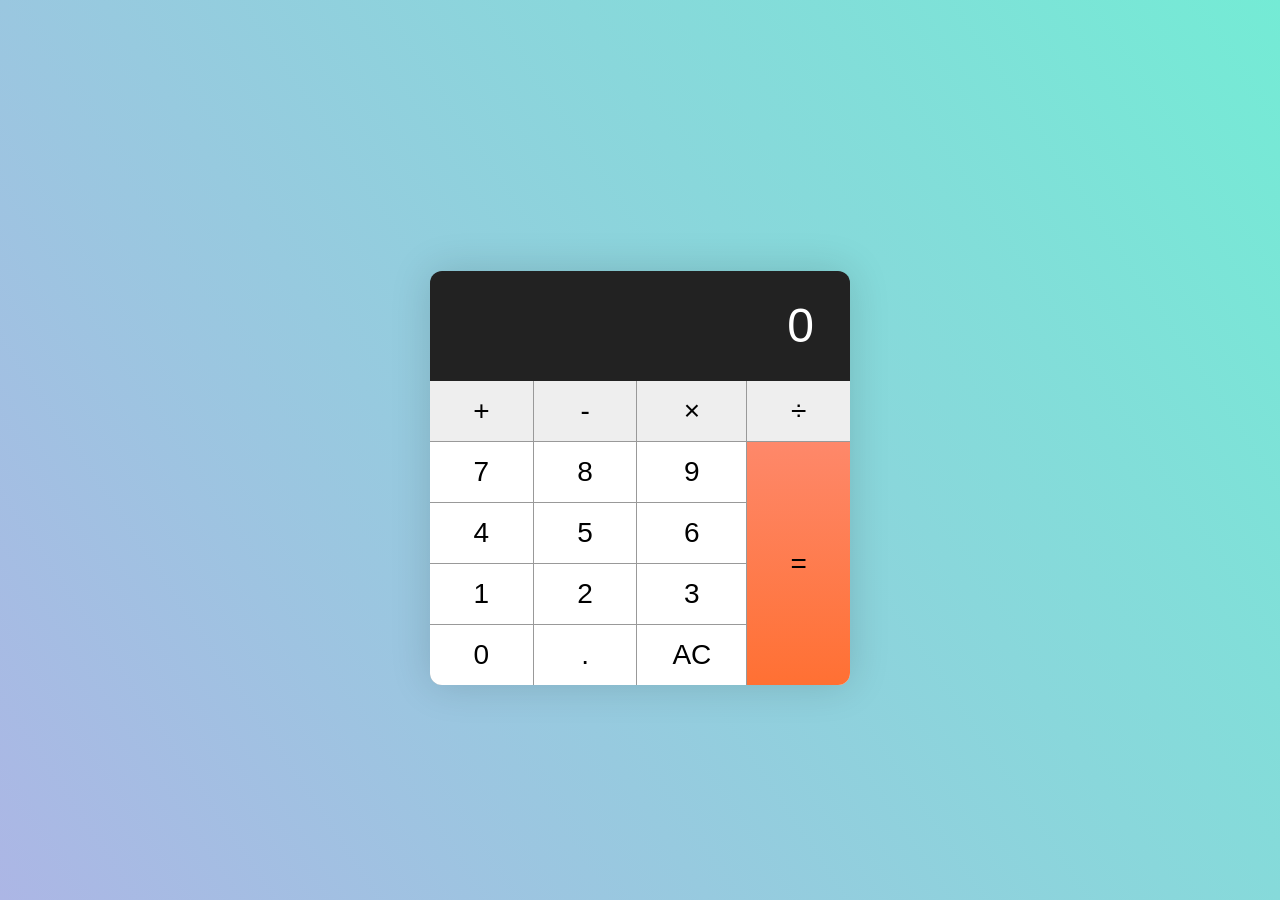
<file: index.html>
<!DOCTYPE html>
<html lang="pt-BR">

<head>
    <meta charset="UTF-8">
    <meta http-equiv="X-UA-Compatible" content="IE=edge">
    <meta name="viewport" content="width=device-width, initial-scale=1.0">
    <title>Document</title>
    <link rel="stylesheet" href="estilo.css">

</head>

<body>
    <div class="container">

        <div class="calculator">

            <div class="calculator__display" id="tela"><label>0</label></div>

            <div class="calculator__keys">
                <button class="key--operator" data-action="add">+</button>
                <button class="key--operator" data-action="subtract">-</button>
                <button class="key--operator" data-action="multiply">&times;</button>
                <button class="key--operator" data-action="divide">÷</button>
                <button>7</button>
                <button>8</button>
                <button>9</button>
                <button>4</button>
                <button>5</button>
                <button>6</button>
                <button>1</button>
                <button>2</button>
                <button>3</button>
                <button>0</button>
                <button data-action="decimal">.</button>
                <button data-action="clear">AC</button>
                <button class="key--equal" data-action="calculate">=</button>
                <script type="text/javascript" src="calculos.js"></script>
            </div>
        </div>
    </div>
</body>

</html>
</file>
<file: estilo.css>
html {
    box-sizing: border-box;
}

*,
*::before,
*::after {
    box-sizing: inherit;
}

body {
    margin: 0;
}

/* Responsive Images */

embed,
iframe,
img,
object,
video {
    max-width: 100%;
}

h1,
h2,
h3,
h4,
h5,
h6,
ul,
ol,
li,
p,
pre,
blockquote,
figure,
hr {
    margin: 0;
    padding-right: 0;
    padding-left: 0;
}

a {
    text-decoration: none;
}

a:focus {
    outline: none;
}

h1,
h2,
h3,
h4,
h5,
h6 {
    display: block;
}

/* Removes all decimals and discs from lists */

ol,
ul {
    list-style: none;
}

/* 
 * Completely resets form items
 * ----------------------------
 * Super hard reset that removes all borders
 * and radiuses of all form items (including
 * checkboxes and radios)
 */

input,
textarea,
button {
    border: 0;
    border-radius: 0;
    background-color: transparent;
    font-size: inherit;
    font-family: inherit;
    font-weight: inherit;
    outline: none;
    appearance: none;
    text-align: left;
}

input:hover,
input:active,
input:focus,
textarea:hover,
textarea:active,
textarea:focus,
button:hover,
button:active,
button:focus {
    outline: none;
}

:root {
    font-family: Helvetica, Arial, sans-serif;
}

html {
    font-size: 175%;
    font-weight: 300;
    line-height: 1.3;
}

body {
    align-items: center;
    background-image: linear-gradient(236deg, #74ebd5, #acb6e5);
    display: flex;
    height: 100vh;
    justify-content: center;
}

.container {
    max-width: 20em;
}

.container>p {
    text-align: center;
}

.calculator {
    border-radius: 12px;
    box-shadow: 0 0 40px 0px rgba(0, 0, 0, 0.15);
    margin-left: auto;
    margin-right: auto;
    margin-top: 2em;
    max-width: 15em;
    overflow: hidden;
}

.calculator__display {
    background-color: #222222;
    color: #fff;
    font-size: 1.714285714em;
    padding: 0.5em 0.75em;
    text-align: right;
}
.calculator__keys {
    background-color: #999;
    display: grid;
    grid-gap: 1px;
    grid-template-columns: repeat(4, 1fr);
}

.calculator__keys>* {
    background-color: #fff;
    padding: 0.5em 1.25em;
    position: relative;
    text-align: center;
}

.calculator__keys>*:active::before,
.calculator__keys>.is-depressed::before {
    background-color: rgba(0, 0, 0, 0.2);
    bottom: 0;
    box-shadow: 0 0 6px 0 rgba(0, 0, 0, 0.5) inset;
    content: "";
    left: 0;
    opacity: 0.3;
    position: absolute;
    right: 0;
    top: 0;
    z-index: 1;
}

.key--operator {
    background-color: #eee;
}

.key--equal {
    background-image: linear-gradient(to bottom, #fe886a, #ff7033);
    grid-column: -2;
    grid-row: 2 / span 4;
}
</file>
